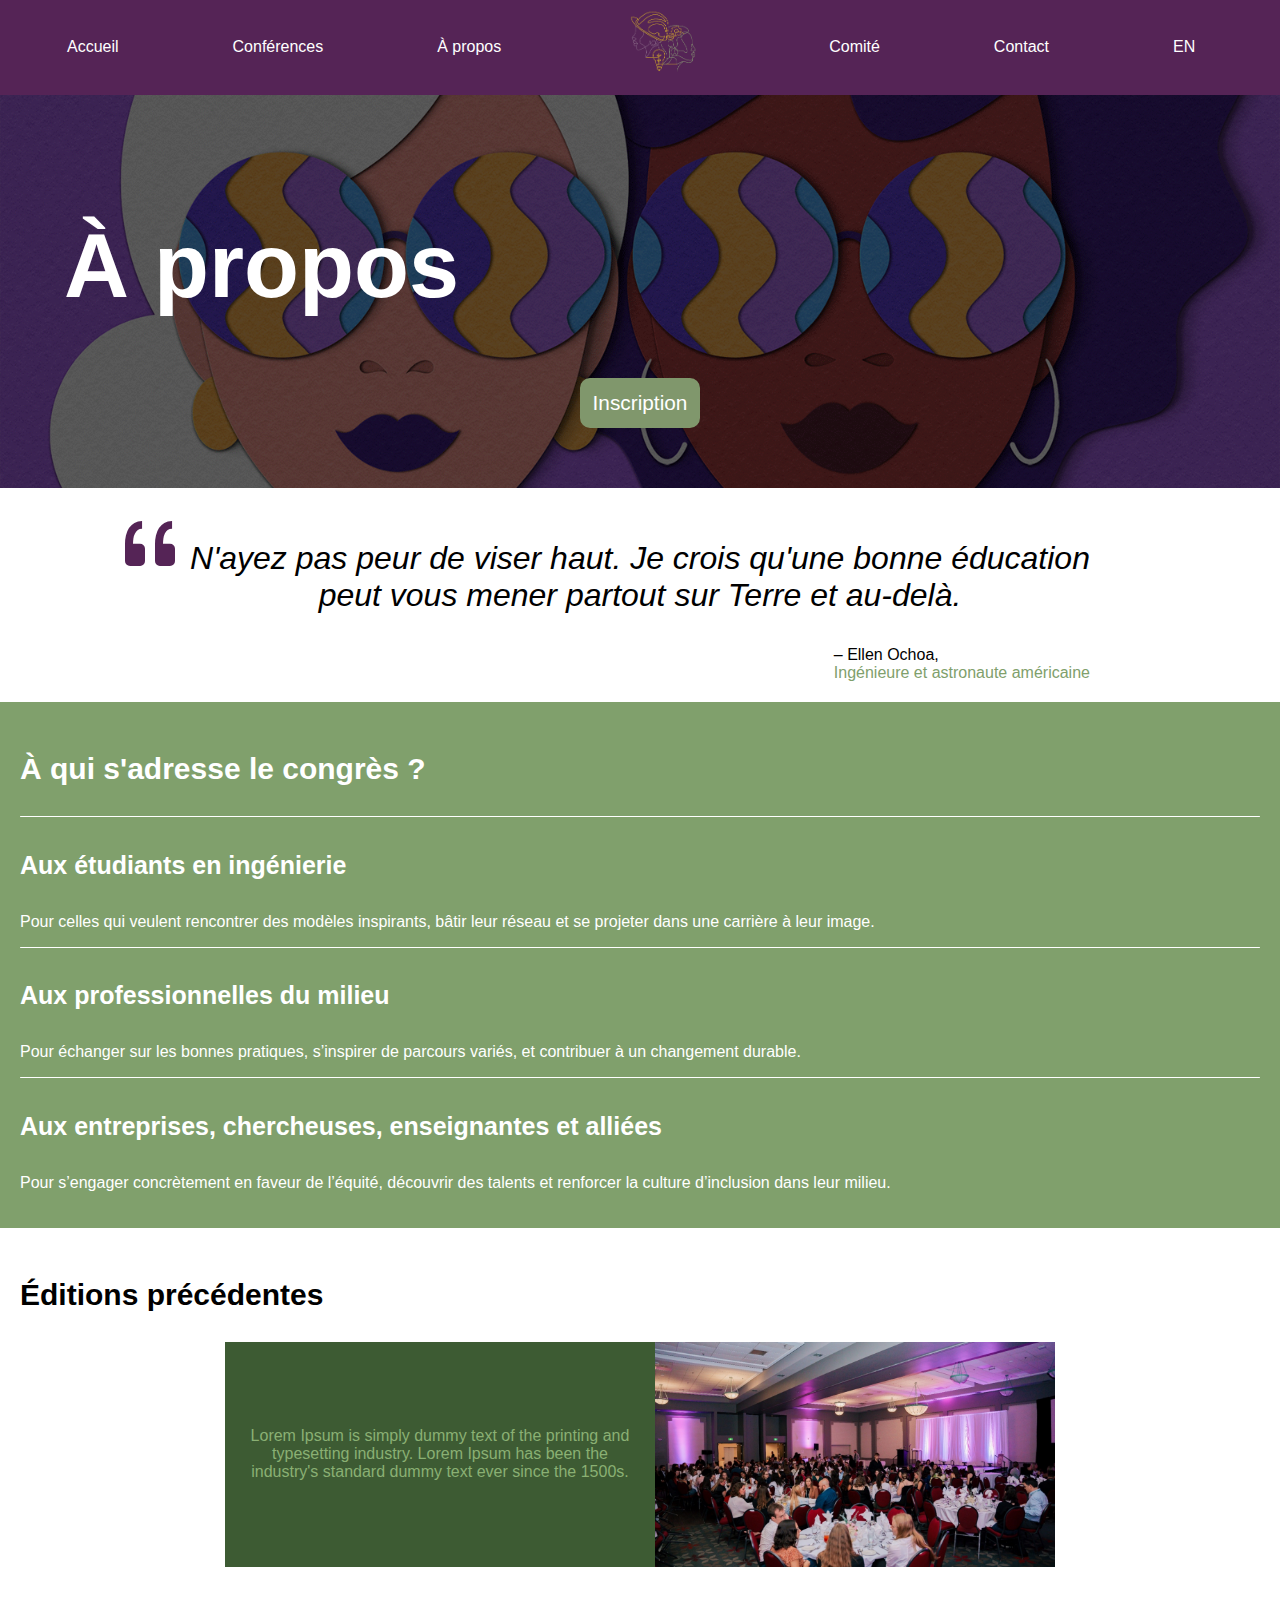
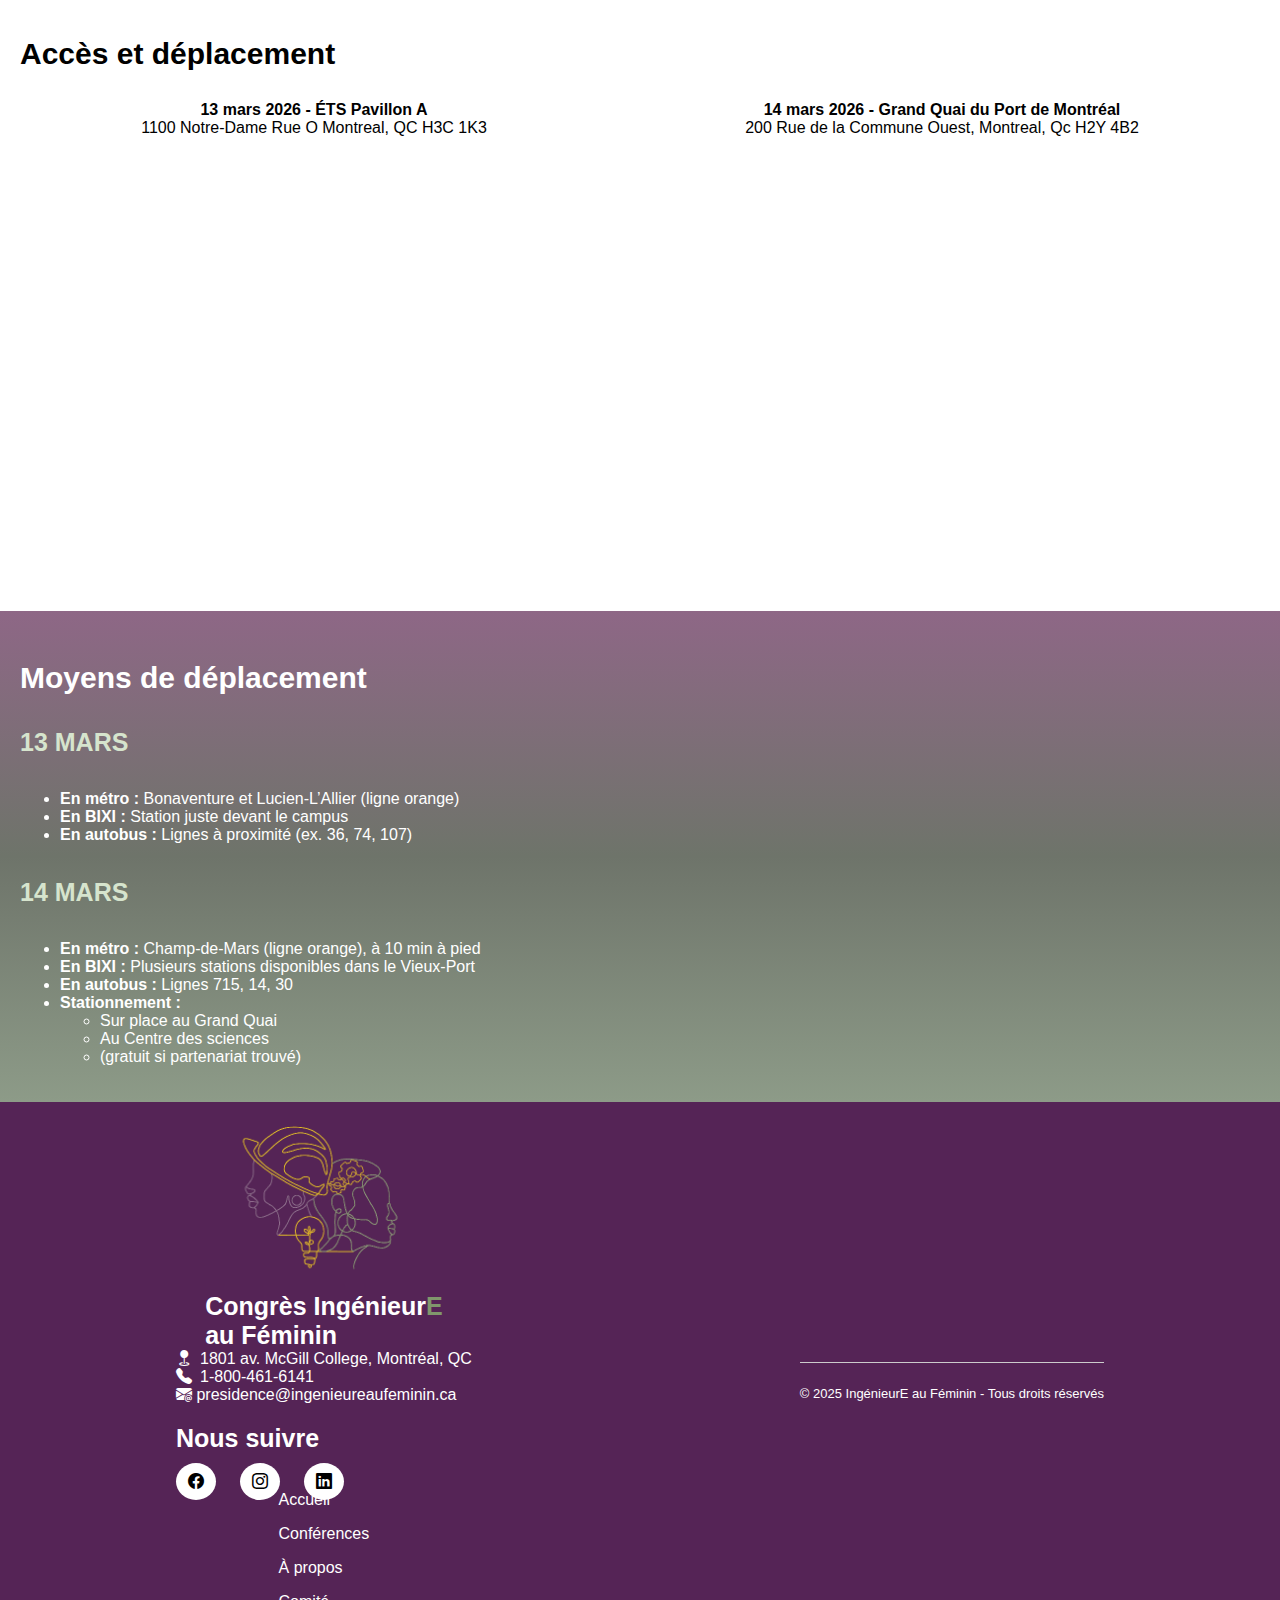
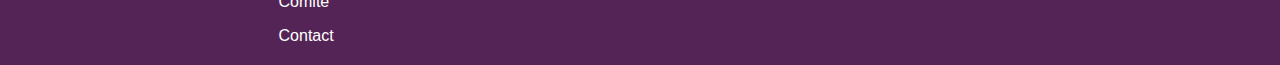
<file: a_propos.html>
<!DOCTYPE html>
<html lang="fr">
<head>
  <meta charset="UTF-8" />
  <meta name="viewport" content="width=device-width, initial-scale=1.0"/>
  <title>Ingénieur au Féminin - À propos</title>
  <link rel="stylesheet" href="https://cdn.jsdelivr.net/npm/bootstrap-icons@1.13.1/font/bootstrap-icons.min.css">
  <link rel="stylesheet" href="css/base.css" />
  <link rel="stylesheet" href="css/a_propos.css" />
  <link rel="icon" href="/img/site_logo.png" type="image/png">
</head>
  <body>
      <header>
    <nav>
      <ul class="header-responsive">
        <li><div class="btn-burger"><i class="bi bi-list"></i></div></li>
        <li><a href="index.html"><img src="./img/logo.png" alt="Logo Ingenieure Au féminin"/></a></li>
        <li class="language-switch">
          <div class="flag"><a href="a_propos_eng.html">EN</a></div>
        </li>
      </ul>
      <div class="menu-responsive">
          <ul>
          <li><a href="index.html">Accueil</a></li>
          <li><a href="conferences.html">Conférences</a></li>
          <li><a href="a_propos.html">À propos</a></li>
          <li><a href="comite.html">Comité</a></li>
          <li><a href="contact.html">Contact</a></li>
          </ul>
          <div class="closing-cross-nav"><i class="bi bi-x-lg"></i></div>
      </div>
      <ul class="menu">
        <li><a href="index.html">Accueil</a></li>
        <li><a href="conferences.html">Conférences</a></li>
        <li><a href="a_propos.html">À propos</a></li>
        <li><a href="index.html"><img src="./img/logo.png"/></a></li>
        <li><a href="comite.html">Comité</a></li>
        <li><a href="contact.html">Contact</a></li>
        <li class="language-switch">
          <div class="flag"><a href="a_propos_eng.html">EN</a></div>   
        </li>
      </ul>
    </nav>
  </header>
    <section class="hero">
      <div class="hero-text">
        <h1>À propos</h1>
      </div>
      <button class="btn-inscription"><a href="">Inscription</a></button>
    </section>
    <section class="section-citation">
      <div class="citation">
        <div class="quotes"><i class="bi bi-quote"></i></div>
        <p>N'ayez pas peur de viser haut. Je crois qu'une bonne éducation<br/> peut vous mener partout sur Terre et au-delà.</p>
        <div class="credit">
          <div>– Ellen Ochoa,</div>
          <div>Ingénieure et astronaute américaine</div>
        </div>
      </div>
    </section>
    <section class="section-FAQ">
      <div>
        <h3>À qui s'adresse le congrès ?</h3>
        <div class="ligne"></div>
        <div class="texte-FAQ">
            <h4>Aux étudiants en ingénierie</h4>
            <p>Pour celles qui veulent rencontrer des modèles inspirants, bâtir leur réseau et se projeter dans une carrière à leur image.</p>
        </div>
        <div class="ligne"></div>
        <div class="texte-FAQ">
            <h4>Aux professionnelles du milieu</h4>
            <p>Pour échanger sur les bonnes pratiques, s’inspirer de parcours variés, et contribuer à un changement durable.</p>
        </div>
        <div class="ligne"></div>
        <div class="texte-FAQ">
            <h4>Aux entreprises, chercheuses, enseignantes et alliées</h4>
            <p>Pour s’engager concrètement en faveur de l’équité, découvrir des talents et renforcer la culture d’inclusion dans leur milieu.</p>
        </div>
      </div>
    </section>

    <section class="section-editions-precedentes">
      <h3>Éditions précédentes</h3>
      <div class="editions-precedentes">
        <div class="resume">
          <p>Lorem Ipsum is simply dummy text of the printing and typesetting industry. Lorem Ipsum has been the industry's standard dummy text ever since the 1500s.</p>
        </div>
          <img src="./img/edition-precedente.png" alt=" congrès édition 2024"/>
      </div>
    </section>
    <section class="section-acces">
      <h3>Accès et déplacement</h3>
      <div class="adresse-container">
        <div class="adresse">
          <div>13 mars 2026 - ÉTS Pavillon A</div>
          <div>1100 Notre-Dame Rue O Montreal, QC H3C 1K3</div>
        </div>
        <div class="adresse">
          <div>14 mars 2026 - Grand Quai du Port de Montréal</div>
          <div>200 Rue de la Commune Ouest, Montreal, Qc H2Y 4B2 </div>
        </div>
      </div>
        <div class="map">
          <iframe src="https://www.google.com/maps/embed?pb=!1m18!1m12!1m3!1d2796.776445482251!2d-73.56600362465977!3d45.494446371074446!2m3!1f0!2f0!3f0!3m2!1i1024!2i768!4f13.1!3m3!1m2!1s0x4cc91a60aa839707%3A0xb732a719a45c45f6!2s%C3%89cole%20de%20technologie%20sup%C3%A9rieure%20(%C3%89TS)!5e0!3m2!1sfr!2sca!4v1755996703975!5m2!1sfr!2sca" width="600" height="450" style="border:0;" allowfullscreen="" loading="lazy" referrerpolicy="no-referrer-when-downgrade"></iframe>
          <iframe src="https://www.google.com/maps/embed?pb=!1m18!1m12!1m3!1d2796.380745012723!2d-73.55541702465925!3d45.50241357107459!2m3!1f0!2f0!3f0!3m2!1i1024!2i768!4f13.1!3m3!1m2!1s0x4cc91af7929da63b%3A0x65b3239c25418ef6!2sGrand%20Quai%20du%20Port%20de%20Montr%C3%A9al!5e0!3m2!1sfr!2sca!4v1755996644488!5m2!1sfr!2sca" width="600" height="450" style="border:0;" allowfullscreen="" loading="lazy" referrerpolicy="no-referrer-when-downgrade"></iframe>
        </div>
    </section>
    <section class="section-deplacement">
      <h3>Moyens de déplacement</h3>
      <div>
        <h4>13 MARS</h4>
        <ul>
          <li><span>En métro : </span>Bonaventure et Lucien-L’Allier (ligne orange)</li>
          <li><span>En BIXI : </span>Station juste devant le campus</li>
          <li><span>En autobus : </span>Lignes à proximité (ex. 36, 74, 107)</li>
        </ul>
      </div>
      <div>
        <h4>14 MARS</h4>
        <ul>
          <li><span>En métro : </span>Champ-de-Mars (ligne orange), à 10 min à pied</li>
          <li><span>En BIXI : </span>Plusieurs stations disponibles dans le Vieux-Port</li>
          <li><span>En autobus : </span>Lignes 715, 14, 30</li>
          <li>
            <span>Stationnement :</span>
            <ul>
              <li>Sur place au Grand Quai</li>
              <li>Au Centre des sciences</li>
              <li>(gratuit si partenariat trouvé)</li>
            </ul>
          </li>
        </ul>
      </div>
    </section>
    <footer>
      <div class="footer-container">
        <div class="footer-block logo-block">
          <img src="./img/logo.png" alt="Logo Ingénieur au féminin"/>
          <h4>Congrès Ingénieur<span>E</span><br/> au Féminin</h4>
        <div class="footer-block">
            <div class="contact-icon"><i class="bi bi-geo-fill"></i>1801 av. McGill College, Montréal, QC</div>
            <div class="contact-icon"><i class="bi bi-telephone-fill"></i>1-800-461-6141</div>
            <div class="contact-icon"><a href="mailto:contact@ingenieureaufeminin.ca"><i class="bi bi-envelope-at-fill"></i> presidence@ingenieureaufeminin.ca</a></div>
            <div class="reseaux">
              <h4>Nous suivre</h4>
              <div class="reseaux-icon">
                <div><a href="https://www.facebook.com/people/Congr%C3%A8s-Ing%C3%A9nieure-au-F%C3%A9minin/61578107726550/#"><i class="bi bi-facebook"></i></a></div>
                <div><a href="https://www.instagram.com/ingenieureaufeminin/"><i class="bi bi-instagram"></i></a></div>
                <div><a href="https://www.linkedin.com/company/congr%C3%A8s-ing%C3%A9nieure-au-f%C3%A9minin-2026/"><i class="bi bi-linkedin"></i></a></div>
              </div>
            </div>
        </div>
        <div class="footer-block">
          <ul class="menu-block">
            <li><a href="index.html">Accueil</a></li>
            <li><a href="conferences.html">Conférences</a></li>
            <li><a href="a_propos.html">À propos</a></li>
            <li><a href="comite.html">Comité</a></li>
            <li><a href="contact.html">Contact</a></li>
          </ul>
        </div>
      </div>
      <div class="footer-bottom">
        <p>&copy; 2025 IngénieurE au Féminin - Tous droits réservés</p>
      </div>
    </footer>
    <script src="./js/base.js"></script>
  </body>
</html>
</file>
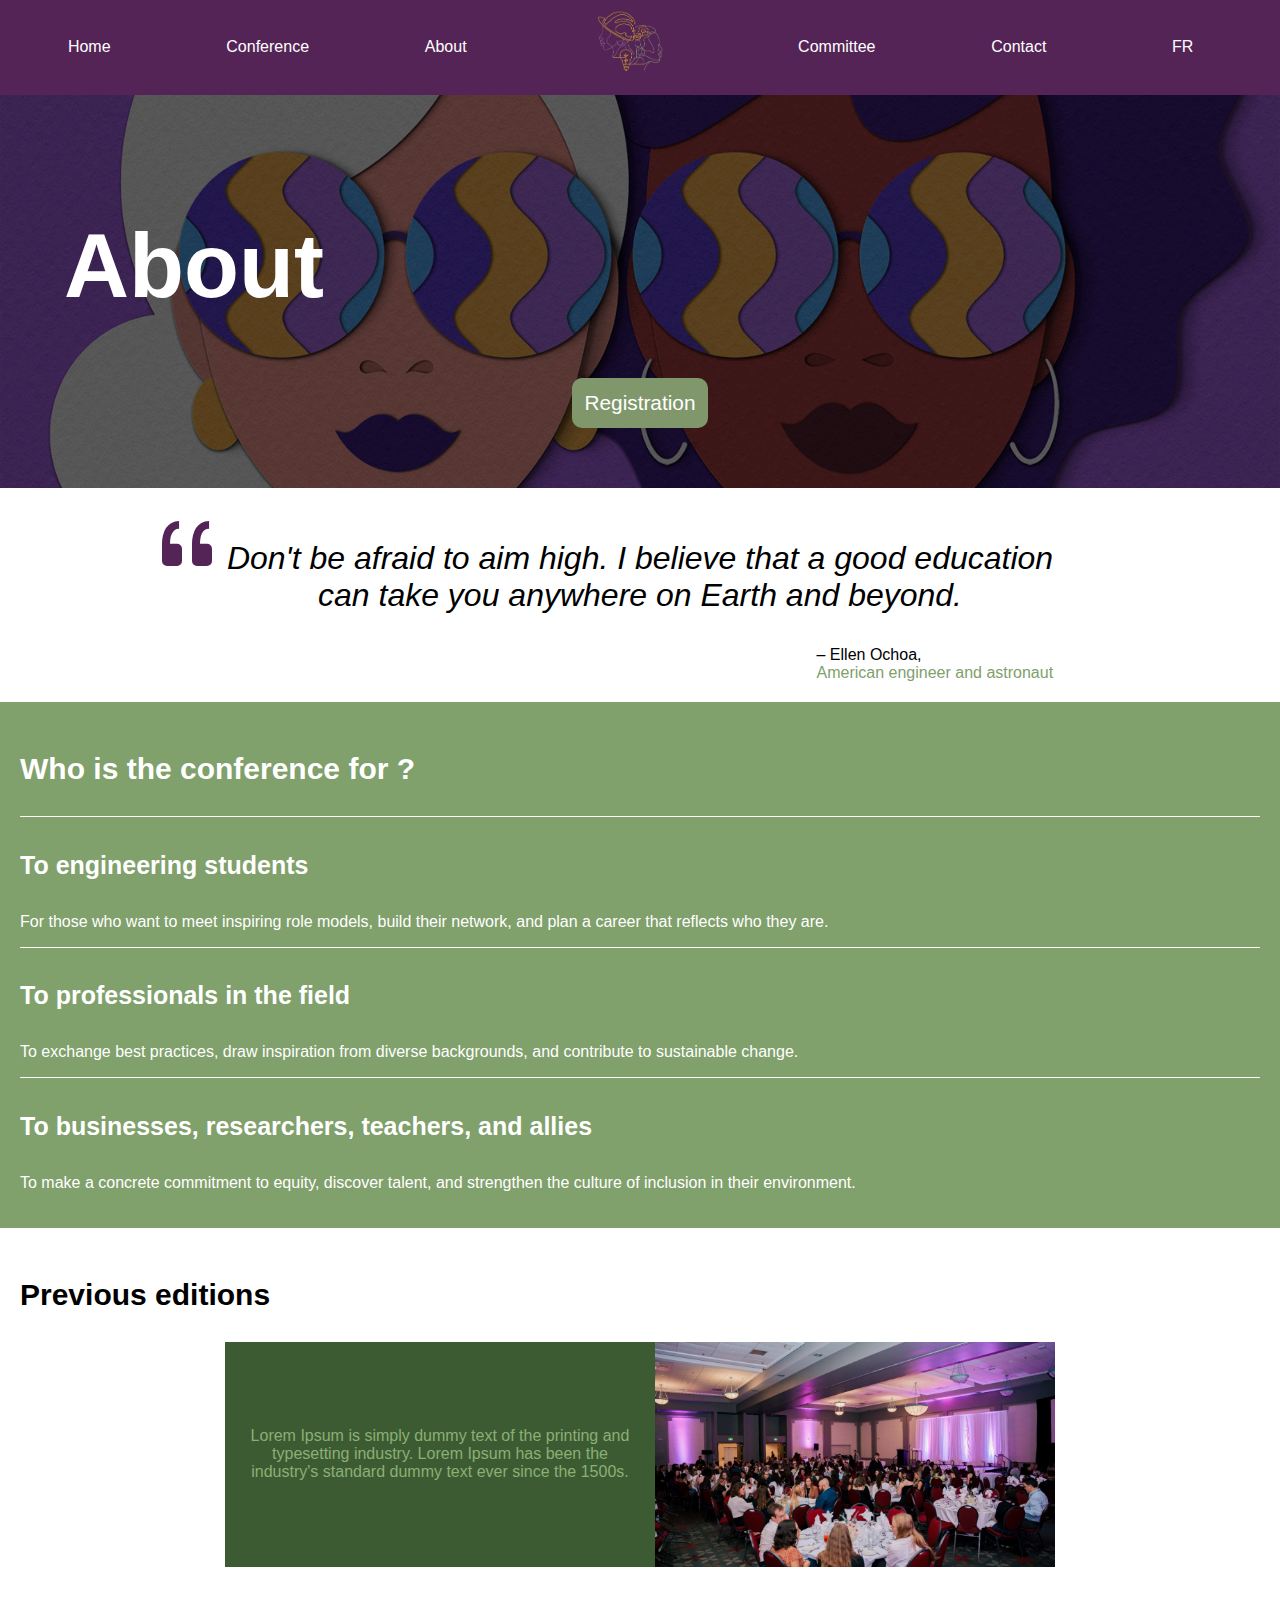
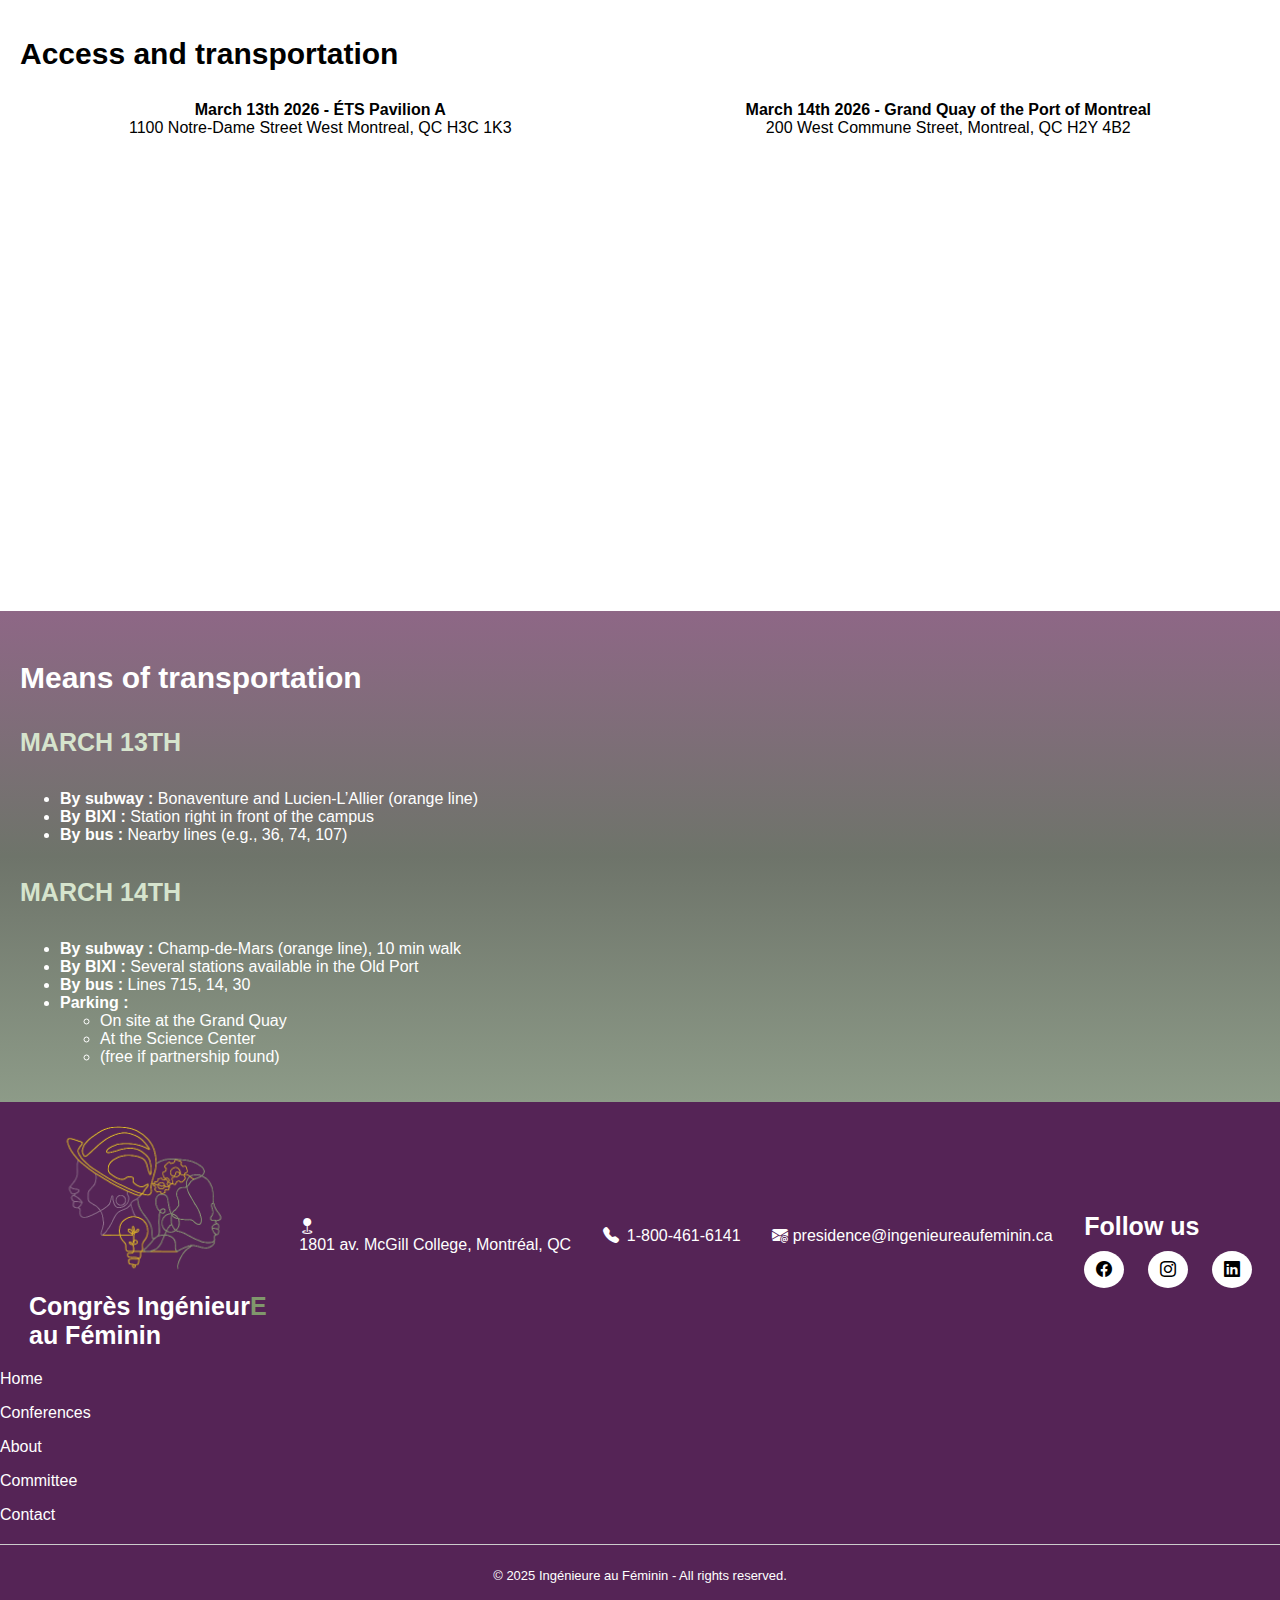
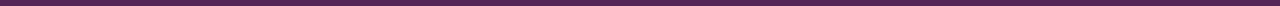
<file: a_propos_eng.html>
<!DOCTYPE html>
<html lang="fr">
<head>
  <meta charset="UTF-8" />
  <meta name="viewport" content="width=device-width, initial-scale=1.0"/>
  <title>Ingénieur au Féminin - About</title>
  <link rel="stylesheet" href="https://cdn.jsdelivr.net/npm/bootstrap-icons@1.13.1/font/bootstrap-icons.min.css">
  <link rel="stylesheet" href="css/base.css" />
  <link rel="stylesheet" href="css/a_propos.css" />
  <link rel="icon" href="/img/site_logo.png" type="image/png">
</head>

  <body>
      <header>
    <nav>
      <ul class="header-responsive">
        <li><div class="btn-burger"><i class="bi bi-list"></i></div></li>
        <li><a href="index_eng.html"><img src="./img/logo.png" alt="Logo Ingenieure Au féminin"/></a></li>
        <li class="language-switch">
          <div class="flag"><a href="a_propos.html">FR</a></div>
        </li>
      </ul>
      <div class="menu-responsive">
          <ul>
          <li><a href="index_eng.html">Home</a></li>
          <li><a href="conferences_eng.html">Conferences</a></li>
          <li><a href="a_propos_eng.html">About</a></li>
          <li><a href="comite_eng.html">Committee</a></li>
          <li><a href="contact_eng.html">Contact</a></li>
          </ul>
          <div class="closing-cross-nav"><i class="bi bi-x-lg"></i></div>
      </div>
      <ul class="menu">
        <li><a href="index_eng.html">Home</a></li>
        <li><a href="conferences_eng.html">Conference</a></li>
        <li><a href="a_propos_eng.html">About</a></li>
        <li><a href="index_eng.html"><img src="./img/logo.png"/></a></li>
        <li><a href="comite_eng.html">Committee</a></li>
        <li><a href="contact_eng.html">Contact</a></li>
        <li class="language-switch">
          <div class="flag"><a href="a_propos.html">FR</a></div>
        </li>
      </ul>
    </nav>
  </header>
    <section class="hero">
      <div class="hero-text">
        <h1>About</h1>
      </div>
      <button class="btn-inscription"><a href="">Registration</a></button>
    </section>
    <section class="section-citation">
      <div class="citation">
        <div class="quotes"><i class="bi bi-quote"></i></div>
        <p>Don't be afraid to aim high. I believe that a good education<br/> can take you anywhere on Earth and beyond.</p>
        <div class="credit">
          <div>– Ellen Ochoa,</div>
          <div>American engineer and astronaut</div>
        </div>
      </div>
    </section>
    <section class="section-FAQ">
      <div>
        <h3>Who is the conference for ?</h3>
        <div class="ligne"></div>
        <div class="texte-FAQ">
            <h4>To engineering students</h4>
            <p>For those who want to meet inspiring role models, build their network, and plan a career that reflects who they are.</p>
        </div>
        <div class="ligne"></div>
        <div class="texte-FAQ">
            <h4>To professionals in the field</h4>
            <p>To exchange best practices, draw inspiration from diverse backgrounds, and contribute to sustainable change.</p>
        </div>
        <div class="ligne"></div>
        <div class="texte-FAQ">
            <h4>To businesses, researchers, teachers, and allies</h4>
            <p>To make a concrete commitment to equity, discover talent, and strengthen the culture of inclusion in their environment.</p>
        </div>
      </div>
    </section>

    <section class="section-editions-precedentes">
      <h3>Previous editions</h3>
      <div class="editions-precedentes">
        <div class="resume">
          <p>Lorem Ipsum is simply dummy text of the printing and typesetting industry. Lorem Ipsum has been the industry's standard dummy text ever since the 1500s.</p>
        </div>
          <img src="./img/edition-precedente.png" alt=" congrès édition 2024"/>
      </div>
    </section>
    <section class="section-acces">
      <h3>Access and transportation</h3>
      <div class="adresse-container">
        <div class="adresse">
          <div>March 13th 2026 - ÉTS Pavilion A</div>
          <div>1100 Notre-Dame Street West Montreal, QC H3C 1K3</div>
        </div>
        <div class="adresse">
          <div>March 14th 2026 - Grand Quay of the Port of Montreal</div>
          <div>200 West Commune Street, Montreal, QC H2Y 4B2</div>
        </div>
      </div>
        <div class="map">
          <iframe src="https://www.google.com/maps/embed?pb=!1m18!1m12!1m3!1d2796.776445482251!2d-73.56600362465977!3d45.494446371074446!2m3!1f0!2f0!3f0!3m2!1i1024!2i768!4f13.1!3m3!1m2!1s0x4cc91a60aa839707%3A0xb732a719a45c45f6!2s%C3%89cole%20de%20technologie%20sup%C3%A9rieure%20(%C3%89TS)!5e0!3m2!1sfr!2sca!4v1755996703975!5m2!1sfr!2sca" width="600" height="450" style="border:0;" allowfullscreen="" loading="lazy" referrerpolicy="no-referrer-when-downgrade"></iframe>
          <iframe src="https://www.google.com/maps/embed?pb=!1m18!1m12!1m3!1d2796.380745012723!2d-73.55541702465925!3d45.50241357107459!2m3!1f0!2f0!3f0!3m2!1i1024!2i768!4f13.1!3m3!1m2!1s0x4cc91af7929da63b%3A0x65b3239c25418ef6!2sGrand%20Quai%20du%20Port%20de%20Montr%C3%A9al!5e0!3m2!1sfr!2sca!4v1755996644488!5m2!1sfr!2sca" width="600" height="450" style="border:0;" allowfullscreen="" loading="lazy" referrerpolicy="no-referrer-when-downgrade"></iframe>
        </div>
    </section>
    <section class="section-deplacement">
      <h3>Means of transportation</h3>
      <div>
        <h4>MARCH 13TH</h4>
        <ul>
          <li><span>By subway : </span>Bonaventure and Lucien-L’Allier (orange line)</li>
          <li><span>By BIXI : </span>Station right in front of the campus</li>
          <li><span>By bus : </span>Nearby lines (e.g., 36, 74, 107)</li>
        </ul>
      </div>
      <div>
        <h4>MARCH 14TH</h4>
        <ul>
          <li><span>By subway : </span>Champ-de-Mars (orange line), 10 min walk</li>
          <li><span>By BIXI : </span>Several stations available in the Old Port</li>
          <li><span>By bus : </span>Lines 715, 14, 30</li>
          <li>
            <span>Parking :</span>
            <ul>
              <li>On site at the Grand Quay</li>
              <li>At the Science Center</li>
              <li>(free if partnership found)</li>
            </ul>
          </li>
        </ul>
      </div>
    </section>
    <footer>
      <div class="footer-container">
        <div class="footer-block logo-block">
          <img src="./img/logo.png" alt="Logo Ingénieur au féminin"/>
          <h4>Congrès Ingénieur<span>E</span><br/> au Féminin</h4>
        </div>
        <div class="footer-block">
            <div class="contact-icon"><i class="bi bi-geo-fill"></i></div>1801 av. McGill College, Montréal, QC</div>
            <div class="contact-icon"><i class="bi bi-telephone-fill"></i>1-800-461-6141</div>
            <div class="contact-icon"><a href="mailto:contact@ingenieureaufeminin.ca"><i class="bi bi-envelope-at-fill"></i> presidence@ingenieureaufeminin.ca</a></div>
            <div class="reseaux">
              <h4>Follow us</h4>
              <div class="reseaux-icon">
                <div><a href="https://www.facebook.com/people/Congr%C3%A8s-Ing%C3%A9nieure-au-F%C3%A9minin/61578107726550/#"><i class="bi bi-facebook"></i></a></div>
                <div><a href="https://www.instagram.com/ingenieureaufeminin/"><i class="bi bi-instagram"></i></a></div>
                <div><a href="https://www.linkedin.com/company/congr%C3%A8s-ing%C3%A9nieure-au-f%C3%A9minin-2026/"><i class="bi bi-linkedin"></i></a></div>
              </div>
            </div>
        </div>
        <div class="footer-block">
          <ul class="menu-block">
            <li><a href="index_eng.html">Home</a></li>
            <li><a href="conferences_eng.html">Conferences</a></li>
            <li><a href="a_propos_eng.html">About</a></li>
            <li><a href="comite_eng.html">Committee</a></li>
            <li><a href="contact_eng.html">Contact</a></li>
          </ul>
        </div>
      </div>
      <div class="footer-bottom">
        <p>&copy; 2025 Ingénieure au Féminin - All rights reserved.</p>
      </div>
    </footer>
    <script src="./js/base.js"></script>
  </body>
</html>
</file>
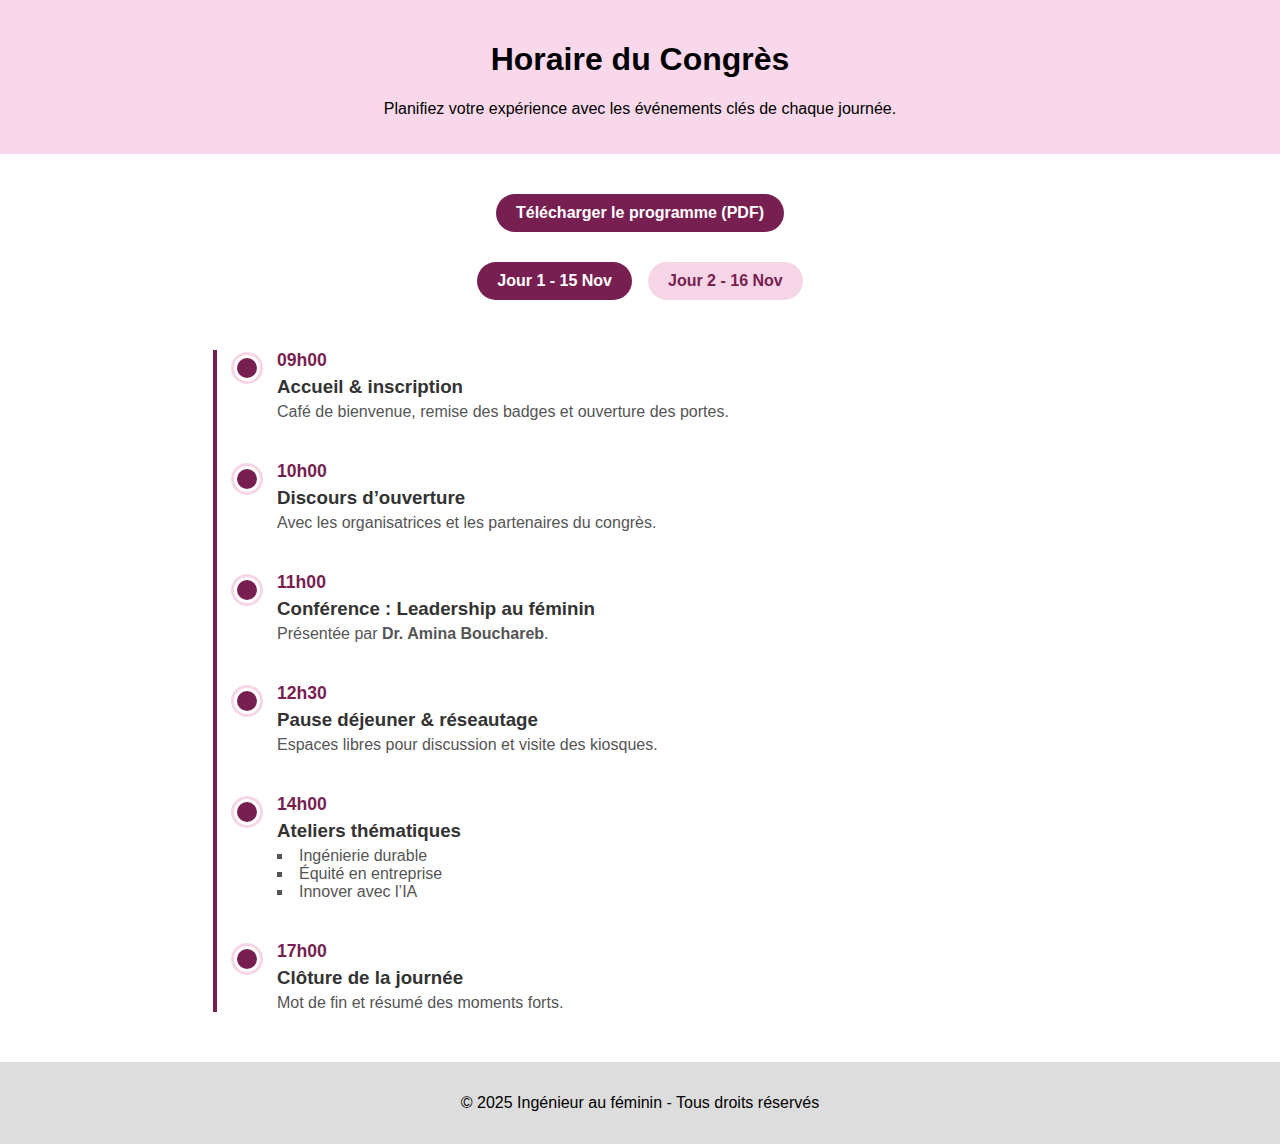
<file: horaire.html>
<!DOCTYPE html>
<html lang="fr">
<head>
  <meta charset="UTF-8" />
  <meta name="viewport" content="width=device-width, initial-scale=1.0"/>
  <title>Horaire - Ingénieur au féminin</title>
  <link rel="stylesheet" href="style.css" />
</head>
<body>
  <header>
    <h1>Horaire du Congrès</h1>
    <p>Planifiez votre expérience avec les événements clés de chaque journée.</p>
  </header>

  <main class="schedule-container">
    <input type="radio" name="tab" id="jour1" checked>
    <input type="radio" name="tab" id="jour2">
    <div class="download-button">
      <a href="horaire.pdf" download>Télécharger le programme (PDF)</a>
    </div>

    <div class="tabs">
      <label for="jour1">Jour 1 - 15 Nov</label>
      <label for="jour2">Jour 2 - 16 Nov</label>
    </div>

    <section class="timeline" id="content-jour1">
      <div class="event">
        <div class="time">09h00</div>
        <div class="details">
          <h3>Accueil & inscription</h3>
          <p>Café de bienvenue, remise des badges et ouverture des portes.</p>
        </div>
      </div>
      <div class="event">
        <div class="time">10h00</div>
        <div class="details">
          <h3>Discours d’ouverture</h3>
          <p>Avec les organisatrices et les partenaires du congrès.</p>
        </div>
      </div>
      <div class="event">
        <div class="time">11h00</div>
        <div class="details">
          <h3>Conférence : Leadership au féminin</h3>
          <p>Présentée par <strong>Dr. Amina Bouchareb</strong>.</p>
        </div>
      </div>
      <div class="event">
        <div class="time">12h30</div>
        <div class="details">
          <h3>Pause déjeuner & réseautage</h3>
          <p>Espaces libres pour discussion et visite des kiosques.</p>
        </div>
      </div>
      <div class="event">
        <div class="time">14h00</div>
        <div class="details">
          <h3>Ateliers thématiques</h3>
          <ul>
            <li>Ingénierie durable</li>
            <li>Équité en entreprise</li>
            <li>Innover avec l’IA</li>
          </ul>
        </div>
      </div>
      <div class="event">
        <div class="time">17h00</div>
        <div class="details">
          <h3>Clôture de la journée</h3>
          <p>Mot de fin et résumé des moments forts.</p>
        </div>
      </div>
    </section>

    <section class="timeline" id="content-jour2">
      <div class="event">
        <div class="time">09h30</div>
        <div class="details">
          <h3>Atelier carrière</h3>
          <p>Développer sa marque personnelle en ingénierie.</p>
        </div>
      </div>
      <div class="event">
        <div class="time">11h00</div>
        <div class="details">
          <h3>Panel de discussion</h3>
          <p>Femmes leaders dans les secteurs industriels et technologiques.</p>
        </div>
      </div>
      <div class="event">
        <div class="time">12h30</div>
        <div class="details">
          <h3>Dîner libre</h3>
          <p>Avec musique d’ambiance et animation de réseautage.</p>
        </div>
      </div>
      <div class="event">
        <div class="time">14h00</div>
        <div class="details">
          <h3>Conférence : Innovation et inclusion</h3>
          <p>Animée par <strong>Ing. Sarah Ouellet</strong>.</p>
        </div>
      </div>
      <div class="event">
        <div class="time">15h30</div>
        <div class="details">
          <h3>Clôture officielle</h3>
          <p>Remerciements, témoignages et remise de prix.</p>
        </div>
      </div>
    </section>
  </main>

  <footer>
    <p>&copy; 2025 Ingénieur au féminin - Tous droits réservés</p>
  </footer>
</body>
</html>
</file>
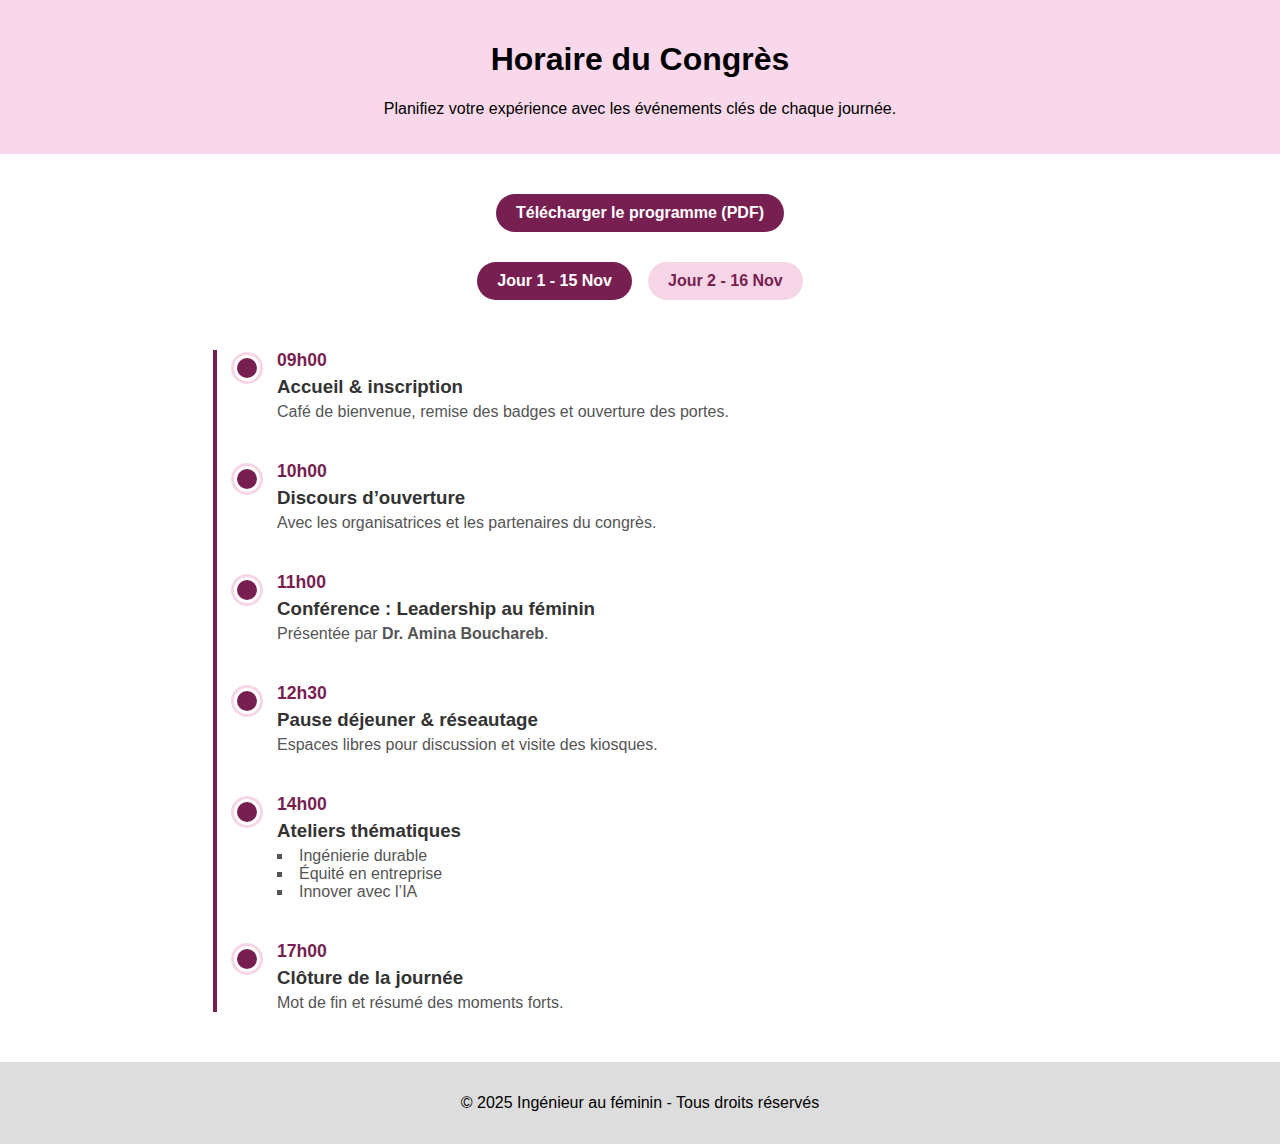
<file: old_horaire.html>
<!DOCTYPE html>
<html lang="fr">
<head>
  <meta charset="UTF-8" />
  <meta name="viewport" content="width=device-width, initial-scale=1.0"/>
  <title>Horaire - Ingénieur au féminin</title>
  <link rel="stylesheet" href="style.css" />
</head>
<body>
  <header>
    <h1>Horaire du Congrès</h1>
    <p>Planifiez votre expérience avec les événements clés de chaque journée.</p>
  </header>

  <main class="schedule-container">
    <input type="radio" name="tab" id="jour1" checked>
    <input type="radio" name="tab" id="jour2">
    <div class="download-button">
      <a href="horaire.pdf" download>Télécharger le programme (PDF)</a>
    </div>

    <div class="tabs">
      <label for="jour1">Jour 1 - 15 Nov</label>
      <label for="jour2">Jour 2 - 16 Nov</label>
    </div>

    <section class="timeline" id="content-jour1">
      <div class="event">
        <div class="time">09h00</div>
        <div class="details">
          <h3>Accueil & inscription</h3>
          <p>Café de bienvenue, remise des badges et ouverture des portes.</p>
        </div>
      </div>
      <div class="event">
        <div class="time">10h00</div>
        <div class="details">
          <h3>Discours d’ouverture</h3>
          <p>Avec les organisatrices et les partenaires du congrès.</p>
        </div>
      </div>
      <div class="event">
        <div class="time">11h00</div>
        <div class="details">
          <h3>Conférence : Leadership au féminin</h3>
          <p>Présentée par <strong>Dr. Amina Bouchareb</strong>.</p>
        </div>
      </div>
      <div class="event">
        <div class="time">12h30</div>
        <div class="details">
          <h3>Pause déjeuner & réseautage</h3>
          <p>Espaces libres pour discussion et visite des kiosques.</p>
        </div>
      </div>
      <div class="event">
        <div class="time">14h00</div>
        <div class="details">
          <h3>Ateliers thématiques</h3>
          <ul>
            <li>Ingénierie durable</li>
            <li>Équité en entreprise</li>
            <li>Innover avec l’IA</li>
          </ul>
        </div>
      </div>
      <div class="event">
        <div class="time">17h00</div>
        <div class="details">
          <h3>Clôture de la journée</h3>
          <p>Mot de fin et résumé des moments forts.</p>
        </div>
      </div>
    </section>

    <section class="timeline" id="content-jour2">
      <div class="event">
        <div class="time">09h30</div>
        <div class="details">
          <h3>Atelier carrière</h3>
          <p>Développer sa marque personnelle en ingénierie.</p>
        </div>
      </div>
      <div class="event">
        <div class="time">11h00</div>
        <div class="details">
          <h3>Panel de discussion</h3>
          <p>Femmes leaders dans les secteurs industriels et technologiques.</p>
        </div>
      </div>
      <div class="event">
        <div class="time">12h30</div>
        <div class="details">
          <h3>Dîner libre</h3>
          <p>Avec musique d’ambiance et animation de réseautage.</p>
        </div>
      </div>
      <div class="event">
        <div class="time">14h00</div>
        <div class="details">
          <h3>Conférence : Innovation et inclusion</h3>
          <p>Animée par <strong>Ing. Sarah Ouellet</strong>.</p>
        </div>
      </div>
      <div class="event">
        <div class="time">15h30</div>
        <div class="details">
          <h3>Clôture officielle</h3>
          <p>Remerciements, témoignages et remise de prix.</p>
        </div>
      </div>
    </section>
  </main>

  <footer>
    <p>&copy; 2025 Ingénieur au féminin - Tous droits réservés</p>
  </footer>
</body>
</html>
</file>
<file: css/base.css>
header {
    background-color:#552456 ;
    color: white;
    padding: 10px;
    font-family: "Inter", sans-serif;
    position: sticky;
    top:0;
    z-index: 1000;
}

header a {
  color: inherit;
  text-decoration: none;
}

header img{
  width:100px;
}

.menu {
    text-decoration: none;
    display: flex;
    flex-direction: row;
    justify-content: space-around;
    align-items: center;
}

  .header-responsive, .menu-responsive{
    display: none;
  }


header ul, footer ul{
    list-style-type: none;
    margin:0;
    padding: 0;
}

.flag {
  width: 30px;
  cursor :pointer;
  padding: 10px;
}

.flag:hover{
  background-color:#602961 ;
  border-radius: 3px;
}

.language-switch{
  position: relative;
}


.languages-container{
  position: absolute;
  background-color: #ffffff;
  color: rgb(29, 28, 28);
  z-index: 3;
  right:-3px;
  border-radius: 3px;
  display: none;

}

.languages-container.active{
  display: block;
}

.language{
  padding: 10px;
  border-radius: 3px;
}

.language:hover{
    background-color: #e8e7e7;

}

body{
    padding:0;
    margin:0;
    min-height: 100vh;
    font-family: "Figtree", sans-serif ;
}

.hero{
    background-image: url('../img/gifs/about.gif');
    background-size: cover;
    background-position: center;
    padding: 60px 5%;
    color: white;
    position: relative;
    z-index: 1;
}

.hero::before {
    content: '';
    position: absolute;
    top: 0;
    left: 0;
    width: 100%;
    height: 100%;
    background-color: rgba(0, 0, 0, 0.65); /* Adjust opacity (0.4) if needed */
    z-index: 2;
}


.hero .hero-text {
    position: relative;
    z-index: 3;
}

.hero-text{
    top: 50%;
    left: 0%;
    color: white;
}

h1{
  font-size: 90px;
}

h2{
  font-size: 70px;
}

h3{
  font-size: 30px;
}

h4{
  font-size: 25px;
}

a{
  text-decoration: none;
  color: inherit;
}

section{
  padding: 20px 20px 20px 20px;
}

footer {
  background-color:#552456;
  color: white;
}

footer h4{
  padding: 0;
  margin: 0;
}

footer span{
    color: #80976C;
}

.footer-container {
  display: flex;
  justify-content: space-around;
  align-items: center;
  flex-wrap: wrap;
  padding: 20px;
  gap:1rem;
}


.logo-block img{
  width: 15em;
}
.logo-block{
  display: flex;
  flex-direction: column;
  align-items: center;
}

.contact-icon{
  display: flex;
  gap:0.5rem;
}

.reseaux{
  padding-top: 20px;
}

.reseaux-icon{
  display: flex;
  padding-top: 20px;
  gap: 1.5rem;
}

.reseaux-icon i{
  background-color: white;
  padding:10px 12px;
  border-radius: 50%;
  color: black;
}

.reseaux-icon i:hover{
  background-color:#80976C;
  color: #c9d5bf;
}

.menu-block{
  display: flex;
  flex-direction: column;
  gap: 1rem;
}

.footer-bottom {
    text-align: center;
    padding: 10px 0;
    border-top: 1px solid #ccc;
    margin-top: 20px;
    font-size: 13px;
}

@media (max-width: 820px){
  .hero h3{
  font-size: 1rem;
  }
  
  .footer-container {
  flex-direction: column;
  align-items: center;
  flex-wrap: wrap;
  padding: 20px;
  gap:3rem;


}
.footer-block,.menu-block,.reseaux{
  display: flex;
  flex-direction: column;
  align-items: center;
}
}

@media (max-width: 600px){

  .hero h1{
  font-size: 40px;
  }
  .menu li{
    font-size: 10px;
  }
  .menu{
    display: none;
  }
  .header-responsive{
    display: block;
    text-decoration: none;
    display: flex;
    flex-direction: row;
    justify-content: space-around;
    align-items: center;
  }

  .header-responsive i{
    font-size: 2rem;
    color:white;
  }

  .btn-burger{
    cursor: pointer;
  }

  .menu-responsive {
    position: fixed;
    top: 0;
    left: 0;
    width: 100%;
    height: 100%;
    background: #552456;
    transform: translateX(-100%);
    transition: transform 0.5s;
    z-index:1000;
    display: flex;
    justify-content: center;
    align-items: center;
    text-align: center;
    font-size:1.5rem;
    color: #FFFDF3;
  }

  .menu-responsive.active {
    transform: translateX(0);
  }

  .menu-responsive li{
      padding-bottom: 30px;
  }

  .closing-cross-nav{
    position: absolute;
      padding:10px;
      color: white;
      top:0;
      right:0;
      font-size: 2rem;
      cursor: pointer;
  }



}
</file>
<file: css/a_propos.css>
.hero{
    background-image: url('../img/gifs/vibez.gif');
    background-size: cover;
    background-position: center;
    padding: 60px 5%;
    color: white;
    position: relative;
    z-index: 1;
}

.btn-inscription{
    background-color: #80976C;
    color: white;
    padding: 10px;
    border-radius: 10px;
    font-size: 1.3rem;
    border: solid #80976C;
    margin: 0 auto;
    display: block;
    position: relative;
    z-index: 3;
}

.btn-inscription a{
    text-decoration: none;
    color: inherit;
}

.citation{
    width: fit-content;
    margin: auto;
    display: flex;
    flex-direction: column;
    justify-content: end;
    align-items: end;
    position: relative;
}

.quotes{
    position: absolute;
    font-size: 5rem;
    top:-5px;
    left:-80px;
    color: #552456;
}

.citation p{
    text-align: center;
    font-size: 2rem;
    font-style: italic;
}

.credit div:nth-child(2){
    color: #80A06C;
}

.section-FAQ{
    background-color: #80A06C;
    color:white;
}

.ligne{
    height:1px;
    border-radius: 10px;
    background-color: white;
}

.editions-precedentes{
    display: flex;
    flex-direction: row;
    justify-content: center;
}
.editions-precedentes .resume{
    display: flex;
    width:400px;
    background-color: #3D5B33;
    color: #8AB073;
    padding: 15px;
    align-items: center;
    text-align: center;
}

img{
    width:400px;
}

.adresse-container{
    display: flex;
    gap:1rem;
    text-align: center;
    justify-content: space-around;
}

.adresse div:nth-child(1){
    font-weight: bold;
}

.map iframe {
    border-radius: 15px;
}

.section-deplacement{
    background: linear-gradient(180deg,rgba(142, 103, 134, 1) 0%, rgba(110, 116, 106, 1) 50%, rgba(141, 155, 136, 1) 100%);
    color: white;
}

.section-deplacement span{
    font-weight: bold;
}

.section-deplacement h4{
    color:#D6E4CD;
}

@media (max-width: 900px) {
    .citation p{
        font-size: 1.2rem;
    }
}

@media (max-width: 600px){
    .quotes{
    font-size: 3rem;
    top:-5px;
    left:-20px;
    }

    .editions-precedentes .resume{
    width:300px;
    padding: 15px;
    }

    img{
        width:200px;
    }

    .resume p{
        font-size: 10px;
    }

    .map iframe {
    max-width: 100%;
    overflow: hidden;
}
}
</file>
<file: style.css>
/* Style général */
body {
  font-family: Arial, sans-serif;
  margin: 0;
  padding: 0;
}

header {
  background: #f8d8ea;
  padding: 20px;
  text-align: center;
}

nav {
  background-color: #781f52;
}

.menu {
  list-style: none;
  display: flex;
  gap: 1rem;
  padding: 0;
  margin: 0;
  justify-content: center;
}

.menu li {
  position: relative;
}

.menu a {
  color: white;
  text-decoration: none;
  padding: 15px 20px;
  display: block;
  transition: background 0.3s;
}

.menu a:hover {
  background-color: #a63c77;
  border-radius: 5px;
}

/* Sous-menu */
.submenu {
  display: none;
  position: absolute;
  top: 100%;
  left: 0;
  background: white;
  padding: 0;
  list-style: none;
  border-radius: 5px;
  box-shadow: 0 4px 10px rgba(0, 0, 0, 0.1);
  min-width: 220px;
  z-index: 1000;
}

.submenu li a {
  color: #333;
  padding: 12px 16px;
  font-weight: normal;
}

.submenu li a:hover {
  background-color: #f5d5e6;
}

/* Affichage du sous-menu au survol */
.dropdown:hover .submenu {
  display: block;
}


.hero {
  padding: 4rem 2rem;
  text-align: center;
}

.btn {
  display: inline-block;
  margin-top: 1rem;
  background-color: #f29ec2;
  color: white;
  padding: 1rem 2rem;
  text-decoration: none;
  border-radius: 5px;
}

footer {
  text-align: center;
  padding: 1rem;
  background-color: #ddd;
  margin-top: 2rem;
}
.language-switch {
  position: absolute;
  top: 1rem;
  right: 1rem;
}

.language-switch a {
  background-color: #eee;
  padding: 0.5rem 1rem;
  border-radius: 5px;
  text-decoration: none;
  color: #333;
  font-weight: bold;
}
.about-creative {
  display: flex;
  flex-wrap: wrap;
  align-items: center;
  padding: 4rem 2rem;
  background: linear-gradient(to right, #fff0f5, #ffe6f0);
  border-radius: 12px;
  margin: 2rem auto;
  max-width: 1100px;
  box-shadow: 0 8px 20px rgba(0, 0, 0, 0.1);
  animation: fadeIn 1.2s ease-in-out;
}

.about-image {
  flex: 1 1 40%;
  padding: 1rem;
  text-align: center;
}

.about-image img {
  max-width: 100%;
  border-radius: 10px;
  box-shadow: 0 4px 12px rgba(0, 0, 0, 0.15);
}

.about-text {
  flex: 1 1 60%;
  padding: 1rem 2rem;
}

.about-text h2 {
  color: #781f52;
  font-size: 2rem;
  margin-bottom: 1.5rem;
}

.about-text p {
  font-size: 1.1rem;
  line-height: 1.7;
  margin-bottom: 1.2rem;
  color: #333;
  text-align: justify;
}

@keyframes fadeIn {
  from { opacity: 0; transform: translateY(30px); }
  to { opacity: 1; transform: translateY(0); }
}
/* HERO BANNER */
.hero-congres {
  background: url("images/hero-congres.jpg") center/cover no-repeat;
  padding: 6rem 2rem;
  color: white;
  text-align: center;
}

.hero-text h2 {
  font-size: 2.5rem;
  margin-bottom: 1rem;
}

.hero-text p {
  font-size: 1.2rem;
}

/* OBJECTIFS */
.objectifs {
  background-color: #fff5f9;
  padding: 4rem 2rem;
  text-align: center;
}

.objectifs-grid {
  display: flex;
  flex-wrap: wrap;
  justify-content: center;
  gap: 2rem;
  margin-top: 2rem;
}

.objectif {
  max-width: 300px;
  background: white;
  padding: 2rem;
  border-radius: 12px;
  box-shadow: 0 6px 18px rgba(0, 0, 0, 0.08);
}

.objectif img {
  height: 60px;
  margin-bottom: 1rem;
}

.objectif h4 {
  color: #781f52;
  font-size: 1.3rem;
  margin-bottom: 0.5rem;
}

/* STATS */
.stats {
  background-color: #fef0f5;
  padding: 4rem 2rem;
  text-align: center;
}

.stats-grid {
  display: flex;
  justify-content: center;
  gap: 3rem;
  margin-top: 2rem;
}

.stat h4 {
  font-size: 2.5rem;
  color: #781f52;
}

.stat p {
  font-size: 1.1rem;
}

/* CALL TO ACTION */
.cta {
  background-color: #781f52;
  color: white;
  text-align: center;
  padding: 4rem 2rem;
}

.cta h3 {
  font-size: 2rem;
  margin-bottom: 1rem;
}

.cta .btn {
  background: white;
  color: #781f52;
  padding: 0.8rem 1.5rem;
  border-radius: 30px;
  text-decoration: none;
  font-weight: bold;
  margin-top: 1rem;
  display: inline-block;
  transition: background 0.3s;
}

.cta .btn:hover {
  background: #f0f0f0;
}
/* Section Horaire - Timeline verticale */
.timeline {
  max-width: 800px;
  margin: 50px auto;
  padding: 0 20px;
  position: relative;
  border-left: 4px solid #781f52;
}

.event {
  margin-bottom: 40px;
  position: relative;
  padding-left: 30px;
}

.event::before {
  content: "";
  position: absolute;
  left: -10px;
  top: 5px;
  width: 20px;
  height: 20px;
  background-color: #781f52;
  border-radius: 50%;
  border: 3px solid white;
  box-shadow: 0 0 0 3px #f5d5e6;
}

.time {
  font-weight: bold;
  color: #781f52;
  margin-bottom: 5px;
  font-size: 1.1em;
}

.details h3 {
  margin: 5px 0;
  color: #333;
}

.details p,
.details ul {
  margin: 0;
  color: #555;
}

.details ul {
  list-style: square inside;
  padding-left: 0;
  margin-top: 5px;
}

@media screen and (max-width: 600px) {
  .timeline {
    border-left: none;
    padding-left: 10px;
  }

  .event {
    padding-left: 10px;
  }

  .event::before {
    display: none;
  }
}
/* Onglets jour 1 / jour 2 */
.schedule-container {
  max-width: 900px;
  margin: 40px auto;
  padding: 0 20px;
}

input[type="radio"] {
  display: none;
}

.tabs {
  display: flex;
  justify-content: center;
  margin-bottom: 20px;
  gap: 1rem;
}

.tabs label {
  padding: 10px 20px;
  background: #f5d5e6;
  color: #781f52;
  font-weight: bold;
  border-radius: 20px;
  cursor: pointer;
  transition: background 0.3s;
}

.tabs label:hover {
  background: #ffcbe5;
}

#jour1:checked ~ .tabs label[for="jour1"],
#jour2:checked ~ .tabs label[for="jour2"] {
  background-color: #781f52;
  color: white;
}

/* Timeline visible selon le jour sélectionné */
#jour1:checked ~ #content-jour1 {
  display: block;
}
#jour2:checked ~ #content-jour2 {
  display: block;
}
#content-jour1,
#content-jour2 {
  display: none;
}

/* Timeline verticale */
.timeline {
  border-left: 4px solid #781f52;
  padding-left: 30px;
  position: relative;
}

.event {
  margin-bottom: 40px;
  position: relative;
}

.event::before {
  content: "";
  position: absolute;
  left: -13px;
  top: 5px;
  width: 20px;
  height: 20px;
  background-color: #781f52;
  border: 3px solid white;
  border-radius: 50%;
  box-shadow: 0 0 0 3px #f5d5e6;
}

.time {
  font-weight: bold;
  color: #781f52;
  margin-bottom: 5px;
}

.details h3 {
  margin: 5px 0;
  color: #333;
}

.details p,
.details ul {
  margin: 0;
  color: #555;
}

.details ul {
  list-style: square inside;
  padding-left: 0;
  margin-top: 5px;
}

@media screen and (max-width: 600px) {
  .tabs {
    flex-direction: column;
    align-items: center;
  }

  .timeline {
    border-left: none;
    padding-left: 0;
  }

  .event::before {
    display: none;
  }
}
.download-button {
  text-align: center;
  margin-bottom: 30px;
}

.download-button a {
  display: inline-block;
  background-color: #781f52;
  color: white;
  text-decoration: none;
  padding: 10px 20px;
  border-radius: 25px;
  font-weight: bold;
  transition: background-color 0.3s;
}

.download-button a:hover {
  background-color: #a03276;
}
.site-footer {
  background-color: #f3f3f3;
  padding: 30px 20px 10px;
  font-family: Arial, sans-serif;
  color: #333;
}

.footer-container {
  display: flex;
  flex-wrap: wrap;
  justify-content: space-between;
  gap: 20px;
  max-width: 1200px;
  margin: 0 auto;
}

.footer-logo img {
  height: 60px;
  margin-bottom: 10px;
}

.footer-logo p {
  font-weight: bold;
  color: #72195c;
}

.footer-contact h4,
.footer-socials h4 {
  margin-bottom: 10px;
  color: #72195c;
}

.footer-contact p,
.footer-socials a {
  font-size: 14px;
  line-height: 1.6;
  text-decoration: none;
}

.footer-socials img {
  width: 30px;
  margin-right: 10px;
  transition: transform 0.3s ease;
}

.footer-socials img:hover {
  transform: scale(1.1);
}

.footer-bottom {
  text-align: center;
  padding: 10px 0;
  border-top: 1px solid #ccc;
  margin-top: 20px;
  font-size: 13px;
  color: #555;
}
</file>
